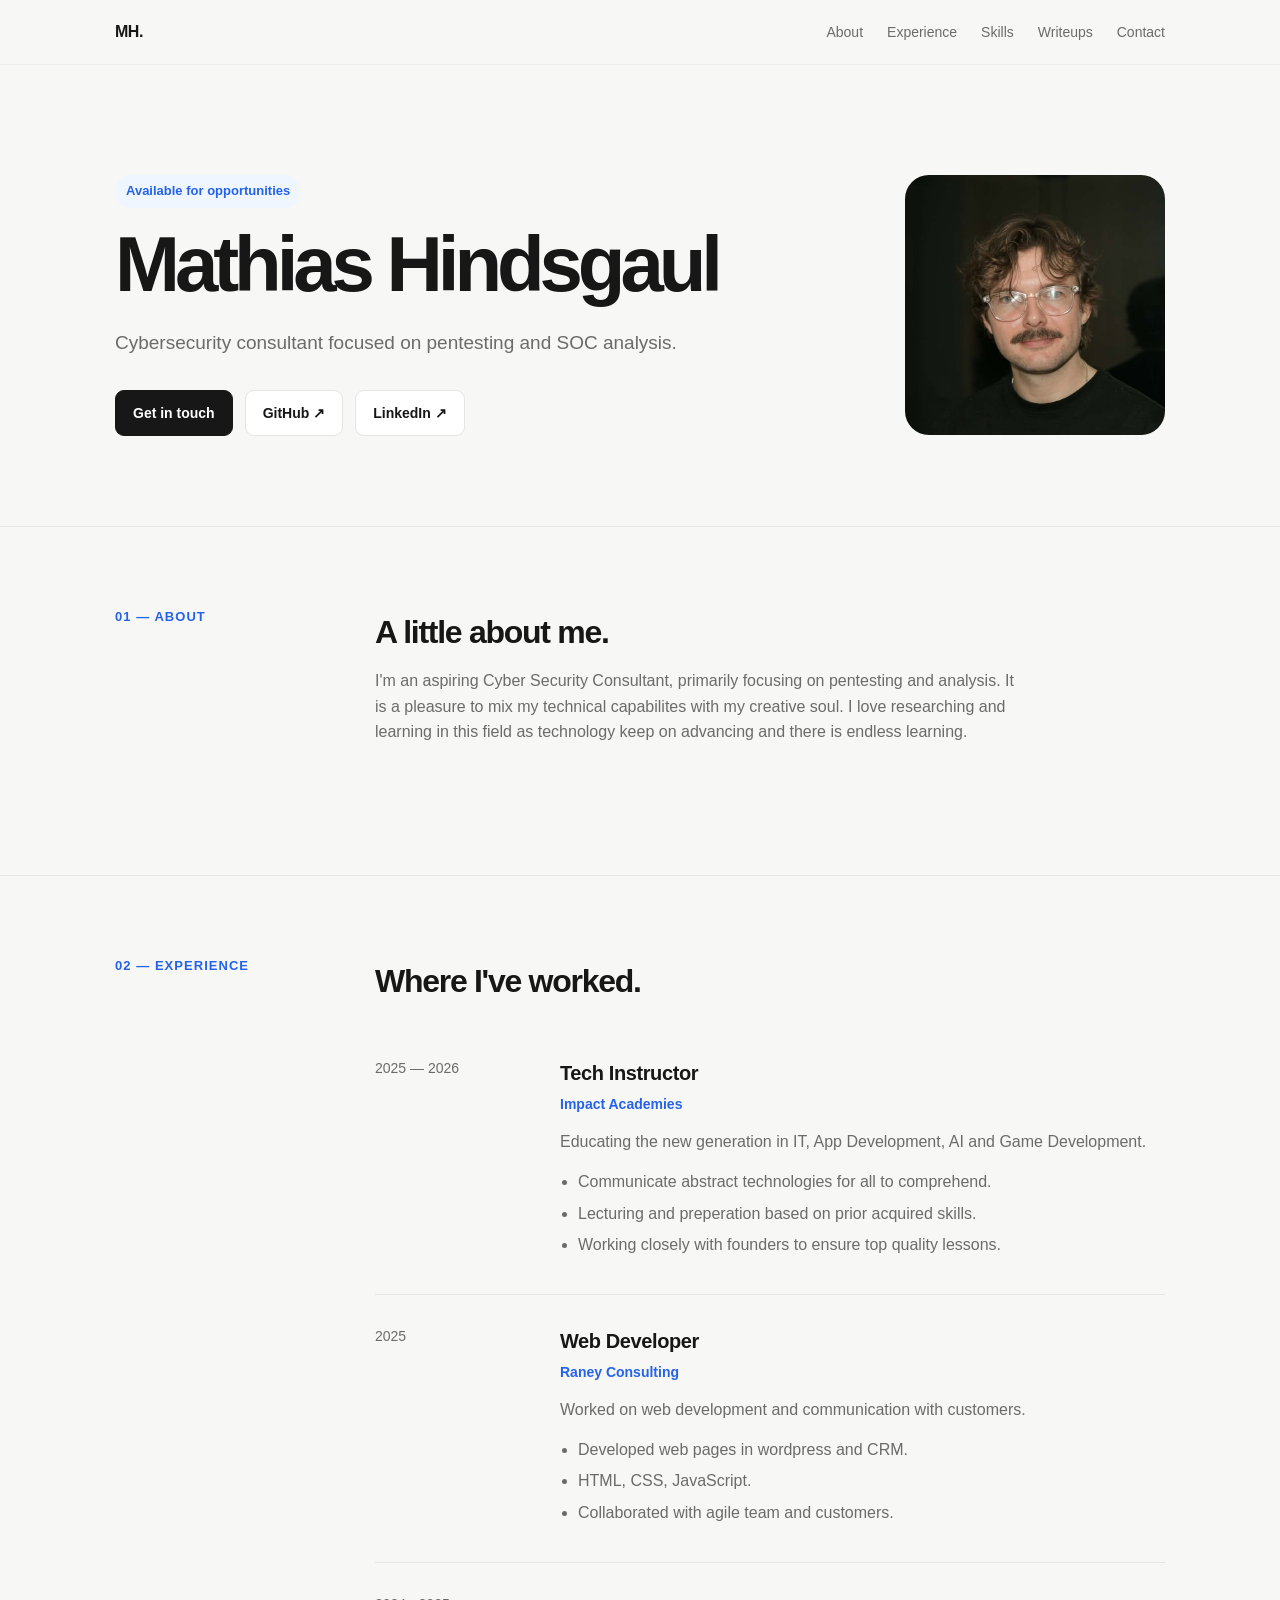
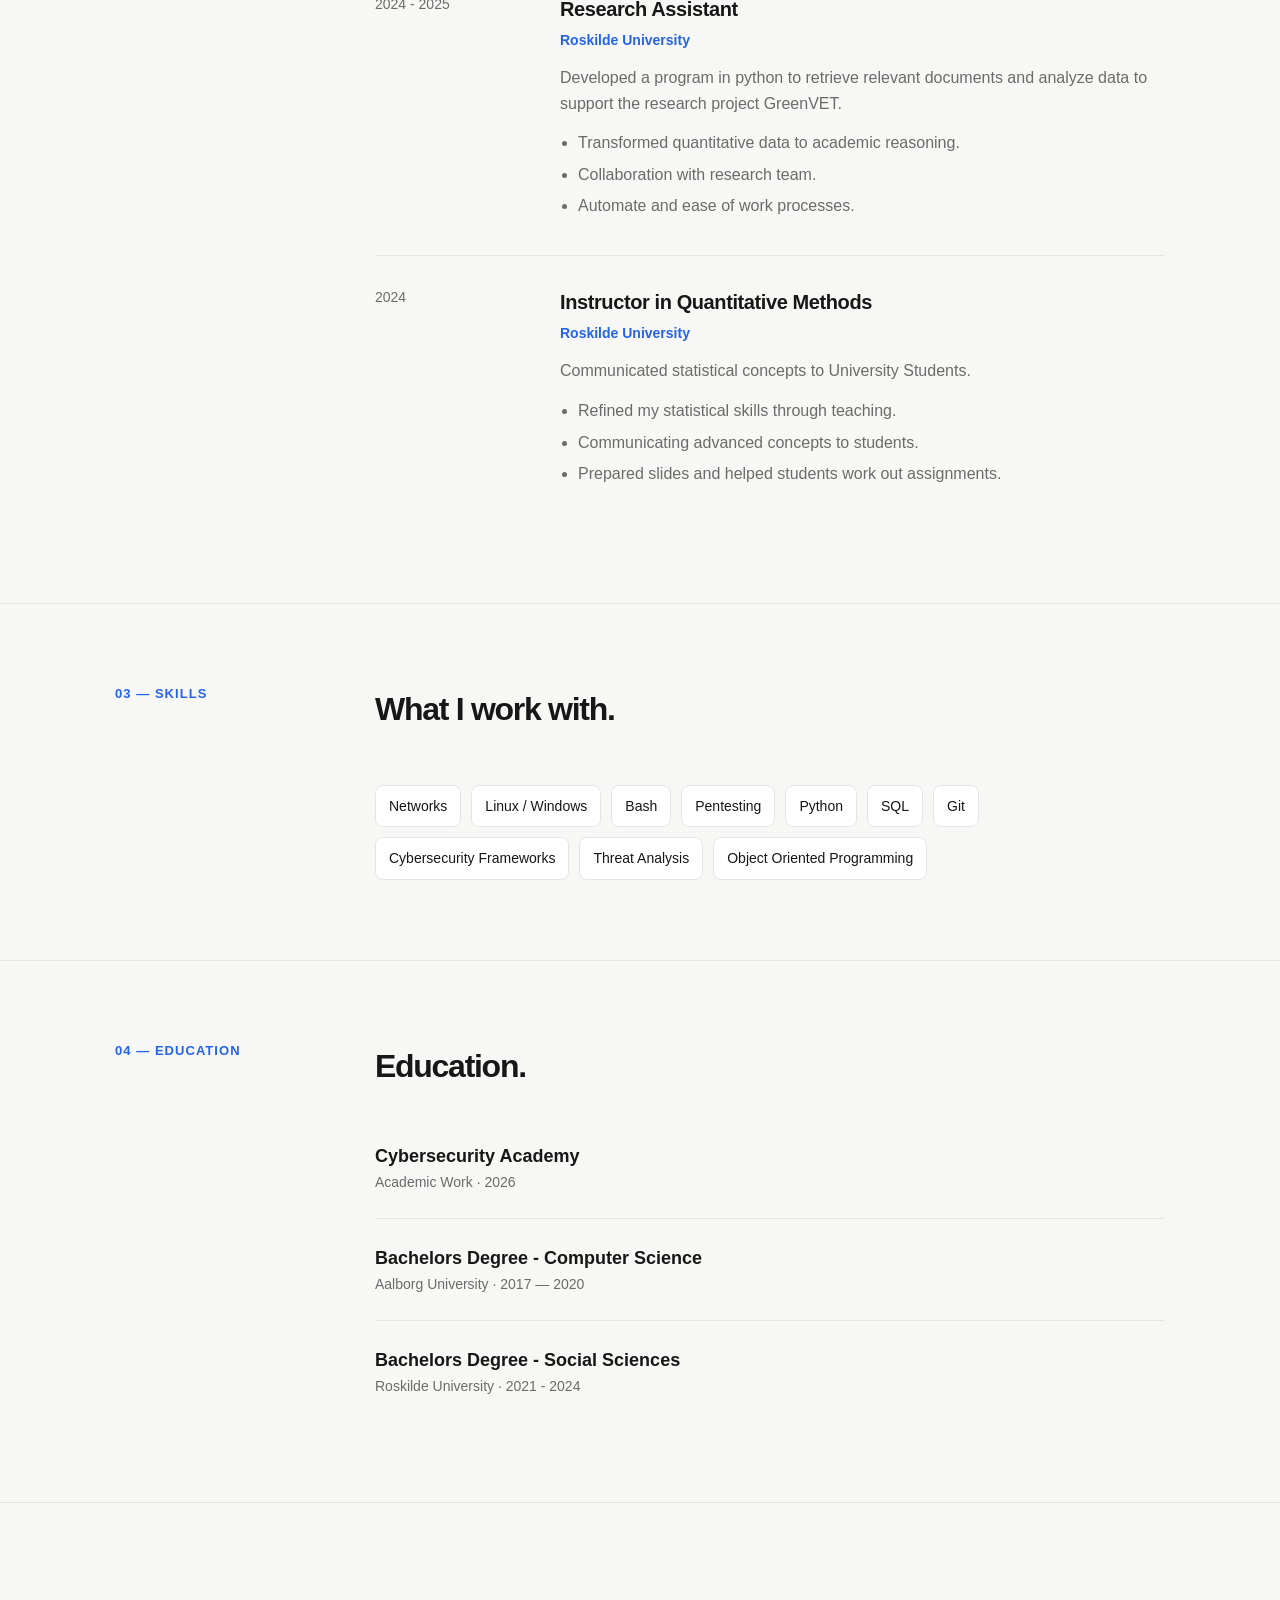
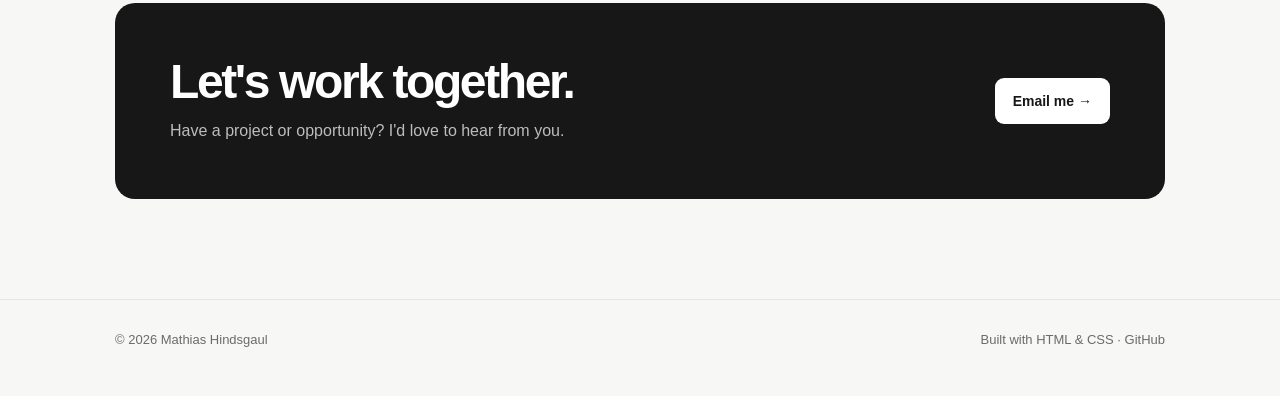
<file: index.html>
<!DOCTYPE html>
<html lang="en">
<head>
  <meta charset="UTF-8">
  <meta name="viewport" content="width=device-width, initial-scale=1.0">

  <title>Mathias Hindsgaul — CV</title>
  <meta name="description" content="Personal CV and portfolio of Mathias Hindsgaul">

  <style>
    :root {
      --bg: #f7f7f5;
      --card: #ffffff;
      --text: #171717;
      --muted: #6b6b6b;
      --border: #e5e5e5;
      --accent: #2563eb;
      --accent-light: #eff6ff;
      --max-width: 1050px;
    }

    * {
      box-sizing: border-box;
      margin: 0;
      padding: 0;
    }

    html {
      scroll-behavior: smooth;
    }

    body {
      font-family:
        Inter, -apple-system, BlinkMacSystemFont, "Segoe UI",
        Roboto, Helvetica, Arial, sans-serif;
      background: var(--bg);
      color: var(--text);
      line-height: 1.6;
    }

    a {
      color: inherit;
      text-decoration: none;
    }

    .container {
      width: min(100% - 40px, var(--max-width));
      margin: 0 auto;
    }

    /* Navigation */

    nav {
      position: sticky;
      top: 0;
      z-index: 10;
      background: rgba(247, 247, 245, 0.9);
      backdrop-filter: blur(12px);
      border-bottom: 1px solid rgba(229, 229, 229, 0.7);
    }

    .nav-inner {
      height: 64px;
      display: flex;
      align-items: center;
      justify-content: space-between;
    }

    .logo {
      font-weight: 700;
      letter-spacing: -0.03em;
    }

    .nav-links {
      display: flex;
      gap: 24px;
      list-style: none;
      font-size: 14px;
      color: var(--muted);
    }

    .nav-links a:hover {
      color: var(--text);
    }

    /* Hero */

    .hero {
      padding: 110px 0 90px;
    }

    .hero-grid {
      display: grid;
      grid-template-columns: 1fr 300px;
      gap: 70px;
      align-items: center;
    }

    .eyebrow {
      display: inline-block;
      margin-bottom: 18px;
      padding: 6px 11px;
      border-radius: 999px;
      background: var(--accent-light);
      color: var(--accent);
      font-size: 13px;
      font-weight: 600;
    }

    h1 {
      max-width: 750px;
      font-size: clamp(44px, 7vw, 78px);
      line-height: 0.98;
      letter-spacing: -0.065em;
      margin-bottom: 25px;
    }

    .hero-description {
      max-width: 650px;
      color: var(--muted);
      font-size: 19px;
      line-height: 1.7;
      margin-bottom: 30px;
    }

    .buttons {
      display: flex;
      flex-wrap: wrap;
      gap: 12px;
    }

    .button {
      display: inline-flex;
      align-items: center;
      justify-content: center;
      padding: 11px 17px;
      border-radius: 9px;
      border: 1px solid var(--border);
      background: var(--card);
      font-size: 14px;
      font-weight: 600;
      transition: 0.2s ease;
    }

    .button:hover {
      transform: translateY(-2px);
      border-color: #ccc;
    }

    .button.primary {
      background: var(--text);
      color: white;
      border-color: var(--text);
    }

    /* Profile */

    .profile {
      width: 260px;
      height: 260px;
      margin-left: auto;
      border-radius: 24px;
      background: #e8e8e5;
      display: flex;
      align-items: center;
      justify-content: center;
      overflow: hidden;
      font-size: 14px;
      color: var(--muted);
    }

    .profile img {
      width: 100%;
      height: 100%;
      object-fit: cover;
      transform: scale(1.5);
    }

    /* Sections */

    section {
      padding: 80px 0;
      border-top: 1px solid var(--border);
    }

    .section-heading {
      display: grid;
      grid-template-columns: 220px 1fr;
      gap: 40px;
      margin-bottom: 50px;
    }

    .section-number {
      color: var(--accent);
      font-size: 13px;
      font-weight: 700;
      letter-spacing: 0.08em;
      text-transform: uppercase;
    }

    .section-title {
      font-size: 32px;
      letter-spacing: -0.04em;
    }

    .section-intro {
      max-width: 650px;
      color: var(--muted);
      margin-top: 10px;
    }

    /* Experience */

    .timeline {
      margin-left: 260px;
    }

    .experience {
      display: grid;
      grid-template-columns: 150px 1fr;
      gap: 35px;
      padding: 30px 0;
      border-top: 1px solid var(--border);
    }

    .experience:first-child {
      border-top: 0;
      padding-top: 0;
    }

    .date {
      color: var(--muted);
      font-size: 14px;
    }

    .job-title {
      font-size: 20px;
      font-weight: 650;
      letter-spacing: -0.02em;
    }

    .company {
      color: var(--accent);
      font-size: 14px;
      margin: 4px 0 14px;
      font-weight: 600;
    }

    .experience p {
      color: var(--muted);
      max-width: 650px;
    }

    .experience ul {
      margin-top: 14px;
      padding-left: 18px;
      color: var(--muted);
    }

    .experience li {
      margin-bottom: 6px;
    }

    /* Projects */

    .projects {
      display: grid;
      grid-template-columns: repeat(2, 1fr);
      gap: 18px;
      margin-left: 260px;
    }

    .project {
      padding: 28px;
      background: var(--card);
      border: 1px solid var(--border);
      border-radius: 16px;
      transition: 0.2s ease;
    }

    .project:hover {
      transform: translateY(-3px);
      border-color: #ccc;
    }

    .project h3 {
      margin-bottom: 9px;
      font-size: 19px;
    }

    .project p {
      color: var(--muted);
      font-size: 14px;
      margin-bottom: 20px;
    }

    .project-link {
      color: var(--accent);
      font-size: 14px;
      font-weight: 600;
    }

    /* Skills */

    .skills {
      margin-left: 260px;
      display: flex;
      flex-wrap: wrap;
      gap: 10px;
    }

    .skill {
      padding: 9px 13px;
      border: 1px solid var(--border);
      background: var(--card);
      border-radius: 8px;
      font-size: 14px;
    }

    /* Education */

    .education {
      margin-left: 260px;
    }

    .education-item {
      padding: 25px 0;
      border-top: 1px solid var(--border);
    }

    .education-item:first-child {
      border-top: 0;
      padding-top: 0;
    }

    .education-item h3 {
      font-size: 18px;
    }

    .education-item p {
      color: var(--muted);
      font-size: 14px;
    }

    /* Contact */

    .contact {
      padding: 100px 0;
    }

    .contact-box {
      padding: 55px;
      background: var(--text);
      color: white;
      border-radius: 20px;
      display: flex;
      align-items: center;
      justify-content: space-between;
      gap: 30px;
    }

    .contact-box h2 {
      font-size: clamp(30px, 5vw, 48px);
      line-height: 1;
      letter-spacing: -0.05em;
      margin-bottom: 12px;
    }

    .contact-box p {
      color: #bdbdbd;
    }

    .contact-button {
      white-space: nowrap;
      background: white;
      color: var(--text);
      padding: 12px 18px;
      border-radius: 9px;
      font-size: 14px;
      font-weight: 600;
    }

    /* Footer */

    footer {
      padding: 30px 0 45px;
      color: var(--muted);
      font-size: 13px;
      border-top: 1px solid var(--border);
    }

    .footer-inner {
      display: flex;
      justify-content: space-between;
      gap: 20px;
    }

    /* Mobile */

    @media (max-width: 800px) {
      .container {
        width: min(100% - 30px, var(--max-width));
      }

      .nav-links {
        display: none;
      }

      .hero {
        padding: 70px 0;
      }

      .hero-grid {
        grid-template-columns: 1fr;
        gap: 40px;
      }

      .profile {
        width: 180px;
        height: 180px;
        margin-left: 0;
      }

      section {
        padding: 60px 0;
      }

      .section-heading {
        display: block;
        margin-bottom: 35px;
      }

      .section-title {
        margin-top: 8px;
      }

      .timeline,
      .projects,
      .skills,
      .education {
        margin-left: 0;
      }

      .experience {
        grid-template-columns: 1fr;
        gap: 8px;
      }

      .projects {
        grid-template-columns: 1fr;
      }

      .contact {
        padding: 60px 0;
      }

      .contact-box {
        padding: 35px 25px;
        flex-direction: column;
        align-items: flex-start;
      }

      .footer-inner {
        flex-direction: column;
    }
    
  </style>
</head>

<body>

  <!-- Navigation -->
  <nav>
    <div class="container nav-inner">
      <a href="#" class="logo">MH.</a>
	<ul class="nav-links">
	    <li><a href="#about">About</a></li>
	    <li><a href="#experience">Experience</a></li>
	    <li><a href="#skills">Skills</a></li>
	    <li><a href="writeups/">Writeups</a></li>
	    <li><a href="#contact">Contact</a></li>
	</ul>
    </div>
  </nav>


  <main>

    <!-- Hero -->
    <header class="hero">
      <div class="container hero-grid">

        <div>
          <span class="eyebrow">Available for opportunities</span>

          <h1>Mathias Hindsgaul</h1>

          <p class="hero-description">
	    Cybersecurity consultant focused on pentesting and SOC analysis.
          </p>

          <div class="buttons">
            <a href="#contact" class="button primary">Get in touch</a>
            <a href="https://github.com/hindsgaul" class="button">GitHub ↗</a>
            <a href="https://linkedin.com/mathias-hindsgaul" class="button">LinkedIn ↗</a>
          </div>
        </div>

        <div class="profile">
          <img src="/images/profile.jpg" alt="This is me">
        </div>

      </div>
    </header>


    <!-- About -->
    <section id="about">
      <div class="container">

        <div class="section-heading">
          <div class="section-number">01 — About</div>

          <div>
            <h2 class="section-title">A little about me.</h2>

            <p class="section-intro">
	      I&#39m an aspiring Cyber Security Consultant, primarily focusing
	      on pentesting and analysis. It is a pleasure to mix my technical capabilites
	      with my creative soul. I love researching and learning in this field as technology keep on advancing
	      and there is endless learning.
            </p>
          </div>
        </div>

      </div>
    </section>


    <!-- Experience -->
    <section id="experience">
      <div class="container">

        <div class="section-heading">
          <div class="section-number">02 — Experience</div>

          <div>
            <h2 class="section-title">Where I&#39ve worked.</h2>
          </div>
        </div>

        <div class="timeline">

          <article class="experience">
            <div class="date">2025 — 2026</div>

            <div>
              <h3 class="job-title">Tech Instructor</h3>
              <div class="company">Impact Academies</div>

              <p>
		Educating the new generation in IT, App Development, AI and Game Development.
              </p>

              <ul>
                <li>Communicate abstract technologies for all to comprehend.</li>
                <li>Lecturing and preperation based on prior acquired skills.</li>
                <li>Working closely with founders to ensure top quality lessons.</li>
              </ul>
            </div>
          </article>


          <article class="experience">
            <div class="date">2025</div>

            <div>
              <h3 class="job-title">Web Developer</h3>
              <div class="company">Raney Consulting</div>

              <p>
		Worked on web development and communication with customers.
              </p>

              <ul>
                <li>Developed web pages in wordpress and CRM.</li>
                <li>HTML, CSS, JavaScript.</li>
                <li>Collaborated with agile team and customers.</li>
              </ul>
            </div>
          </article>

          <article class="experience">
            <div class="date">2024 - 2025</div>

            <div>
              <h3 class="job-title">Research Assistant</h3>
              <div class="company">Roskilde University</div>

              <p>
		Developed a program in python to retrieve relevant documents and analyze data to support the research project GreenVET.
              </p>

              <ul>
                <li>Transformed quantitative data to academic reasoning.</li>
                <li>Collaboration with research team.</li>
                <li>Automate and ease of work processes.</li>
              </ul>
            </div>
          </article>

          <article class="experience">
            <div class="date">2024</div>

            <div>
              <h3 class="job-title">Instructor in Quantitative Methods</h3>
              <div class="company">Roskilde University</div>

              <p>
		Communicated statistical concepts to University Students.
              </p>

              <ul>
                <li>Refined my statistical skills through teaching.</li>
                <li>Communicating advanced concepts to students.</li>
                <li>Prepared slides and helped students work out assignments.</li>
              </ul>
            </div>
          </article>

        </div>
        </div>
      </div>
    </section>

    <!-- Projects -->
<!--
    <section id="projects">
      <div class="container">

        <div class="section-heading">
          <div class="section-number">03 — Projects</div>

          <div>
            <h2 class="section-title">Things I've built.</h2>
          </div>
        </div>

        <div class="projects">

          <article class="project">
            <h3>Project One</h3>

            <p>
              A short description of the project, what it does and why
              you built it.
            </p>

            <a href="#" class="project-link">View project ↗</a>
          </article>


          <article class="project">
            <h3>Project Two</h3>

            <p>
              Another project description. Mention an interesting technical
              challenge or the result you achieved.
            </p>

            <a href="#" class="project-link">View project ↗</a>
          </article>


          <article class="project">
            <h3>Project Three</h3>

            <p>
              A personal project, open-source contribution or something
              interesting you've created.
            </p>

            <a href="#" class="project-link">View project ↗</a>
          </article>


          <article class="project">
            <h3>Project Four</h3>

            <p>
              Keep these descriptions short. Link to GitHub, a live demo,
              or a case study.
            </p>

            <a href="#" class="project-link">View project ↗</a>
          </article>

        </div>

      </div>
    </section>
    -->


    <!-- Skills -->
    <section id="skills">
      <div class="container">

        <div class="section-heading">
          <div class="section-number">03 — Skills</div>

          <div>
            <h2 class="section-title">What I work with.</h2>
          </div>
        </div>

        <div class="skills">
          <span class="skill">Networks</span>
          <span class="skill">Linux / Windows</span>
          <span class="skill">Bash</span>
          <span class="skill">Pentesting</span>
          <span class="skill">Python</span>
          <span class="skill">SQL</span>
          <span class="skill">Git</span>
          <span class="skill">Cybersecurity Frameworks</span>
          <span class="skill">Threat Analysis</span>
          <span class="skill">Object Oriented Programming</span>
        </div>

      </div>
    </section>


    <!-- Education -->
    <section>
      <div class="container">

        <div class="section-heading">
          <div class="section-number">04 — Education</div>

          <div>
            <h2 class="section-title">Education.</h2>
          </div>
        </div>

        <div class="education">

          <div class="education-item">
            <h3>Cybersecurity Academy</h3>
            <p>Academic Work · 2026</p>
          </div>

          <div class="education-item">
            <h3>Bachelors Degree - Computer Science</h3>
            <p>Aalborg University · 2017 — 2020</p>
          </div>

          <div class="education-item">
            <h3>Bachelors Degree - Social Sciences</h3>
            <p>Roskilde University · 2021 - 2024</p>
          </div>

        </div>

      </div>
    </section>


    <!-- Contact -->
    <section id="contact" class="contact">
      <div class="container">

        <div class="contact-box">

          <div>
            <h2>Let's work together.</h2>
            <p>Have a project or opportunity? I'd love to hear from you.</p>
          </div>

          <a
            href="mailto:mathias.mathiashindsgaul.com"
            class="contact-button"
          >
            Email me →
          </a>

        </div>

      </div>
    </section>

  </main>


  <footer>
    <div class="container footer-inner">
      <span>© 2026 Mathias Hindsgaul</span>

      <span>
        Built with HTML & CSS ·
        <a href="https://github.com/">GitHub</a>
      </span>
    </div>
  </footer>

</body>
</html>
</file>
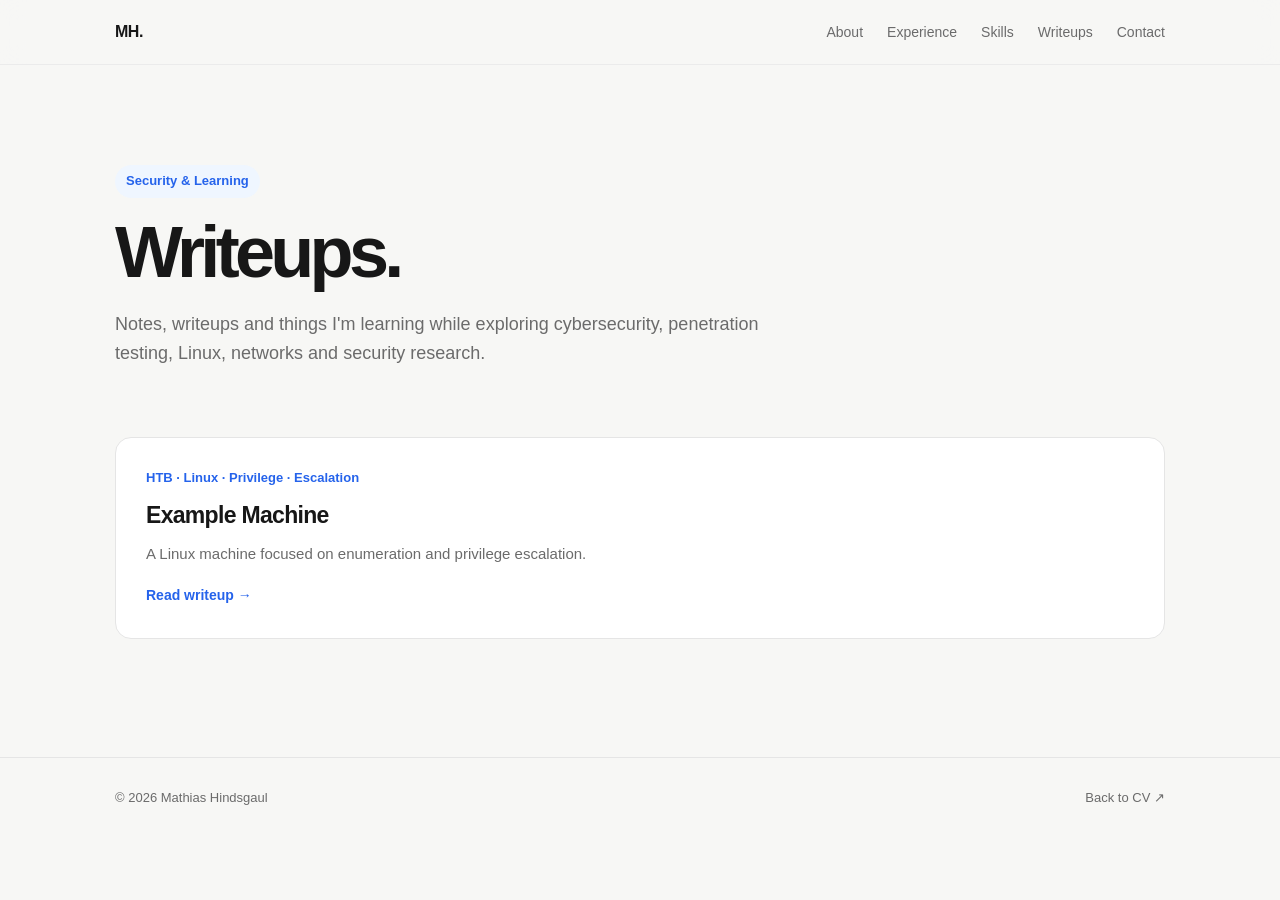
<file: writeups/index.html>
<!DOCTYPE html>
<html lang="en">
<head>
  <meta charset="UTF-8">
  <meta name="viewport" content="width=device-width, initial-scale=1.0">

  <title>Writeups — Mathias Hindsgaul</title>
  <meta
    name="description"
    content="Security writeups, notes and things I've learned."
  >

  <style>
    :root {
      --bg: #f7f7f5;
      --card: #ffffff;
      --text: #171717;
      --muted: #6b6b6b;
      --border: #e5e5e5;
      --accent: #2563eb;
      --accent-light: #eff6ff;
      --max-width: 1050px;
    }

    * {
      box-sizing: border-box;
      margin: 0;
      padding: 0;
    }

    body {
      font-family:
        Inter, -apple-system, BlinkMacSystemFont, "Segoe UI",
        Roboto, Helvetica, Arial, sans-serif;
      background: var(--bg);
      color: var(--text);
      line-height: 1.6;
    }

    a {
      color: inherit;
      text-decoration: none;
    }

    .container {
      width: min(100% - 40px, var(--max-width));
      margin: 0 auto;
    }

    /* Navigation */

    nav {
      position: sticky;
      top: 0;
      z-index: 10;
      background: rgba(247, 247, 245, 0.9);
      backdrop-filter: blur(12px);
      border-bottom: 1px solid rgba(229, 229, 229, 0.7);
    }

    .nav-inner {
      height: 64px;
      display: flex;
      align-items: center;
      justify-content: space-between;
    }

    .logo {
      font-weight: 700;
      letter-spacing: -0.03em;
    }

    .nav-links {
      display: flex;
      gap: 24px;
      list-style: none;
      font-size: 14px;
      color: var(--muted);
    }

    .nav-links a:hover {
      color: var(--text);
    }

    /* Header */

    .page-header {
      padding: 100px 0 70px;
    }

    .eyebrow {
      display: inline-block;
      margin-bottom: 18px;
      padding: 6px 11px;
      border-radius: 999px;
      background: var(--accent-light);
      color: var(--accent);
      font-size: 13px;
      font-weight: 600;
    }

    h1 {
      font-size: clamp(44px, 7vw, 72px);
      line-height: 1;
      letter-spacing: -0.065em;
      margin-bottom: 22px;
    }

    .intro {
      max-width: 650px;
      color: var(--muted);
      font-size: 18px;
    }

    /* Writeups */

    .writeups {
      padding-bottom: 100px;
    }

    .writeup {
      display: block;
      padding: 30px;
      margin-bottom: 18px;
      background: var(--card);
      border: 1px solid var(--border);
      border-radius: 16px;
      transition: 0.2s ease;
    }

    .writeup:hover {
      transform: translateY(-3px);
      border-color: #ccc;
    }

    .writeup-meta {
      color: var(--accent);
      font-size: 13px;
      font-weight: 600;
      margin-bottom: 8px;
    }

    .writeup h2 {
      font-size: 23px;
      letter-spacing: -0.03em;
      margin-bottom: 8px;
    }

    .writeup p {
      max-width: 700px;
      color: var(--muted);
      font-size: 15px;
    }

    .read-more {
      display: inline-block;
      margin-top: 18px;
      color: var(--accent);
      font-size: 14px;
      font-weight: 600;
    }

    /* Footer */

    footer {
      padding: 30px 0 45px;
      color: var(--muted);
      font-size: 13px;
      border-top: 1px solid var(--border);
    }

    .footer-inner {
      display: flex;
      justify-content: space-between;
      gap: 20px;
    }

    /* Mobile */

    @media (max-width: 800px) {
      .container {
        width: min(100% - 30px, var(--max-width));
      }

      .nav-links {
        display: none;
      }

      .page-header {
        padding: 70px 0 50px;
      }

      .writeup {
        padding: 25px;
      }

      .footer-inner {
        flex-direction: column;
      }
    }
  </style>
</head>

<body>

  <nav>
    <div class="container nav-inner">
      <a href="../" class="logo">MH.</a>

      <ul class="nav-links">
        <li><a href="../#about">About</a></li>
        <li><a href="../#experience">Experience</a></li>
        <li><a href="../#skills">Skills</a></li>
        <li><a href="./">Writeups</a></li>
        <li><a href="../#contact">Contact</a></li>
      </ul>
    </div>
  </nav>

  <main>

    <header class="page-header">
      <div class="container">

        <span class="eyebrow">Security & Learning</span>

        <h1>Writeups.</h1>

        <p class="intro">
          Notes, writeups and things I'm learning while exploring
          cybersecurity, penetration testing, Linux, networks and
          security research.
        </p>

      </div>
    </header>


    <section class="writeups">
      <div class="container">

<!-- WRITEUPS-START -->
<a href="reflections.html" class="writeup">

  <div class="writeup-meta">
    HTB · Linux · Privilege · Escalation
  </div>

  <h2>Example Machine</h2>

  <p>
    A Linux machine focused on enumeration and privilege escalation.
  </p>

  <span class="read-more">
    Read writeup →
  </span>

</a>
<!-- WRITEUPS-END -->

      </div>
    </section>

  </main>

  <footer>
    <div class="container footer-inner">
      <span>© 2026 Mathias Hindsgaul</span>

      <span>
        <a href="../">Back to CV ↗</a>
      </span>
    </div>
  </footer>

</body>
</html>
</file>
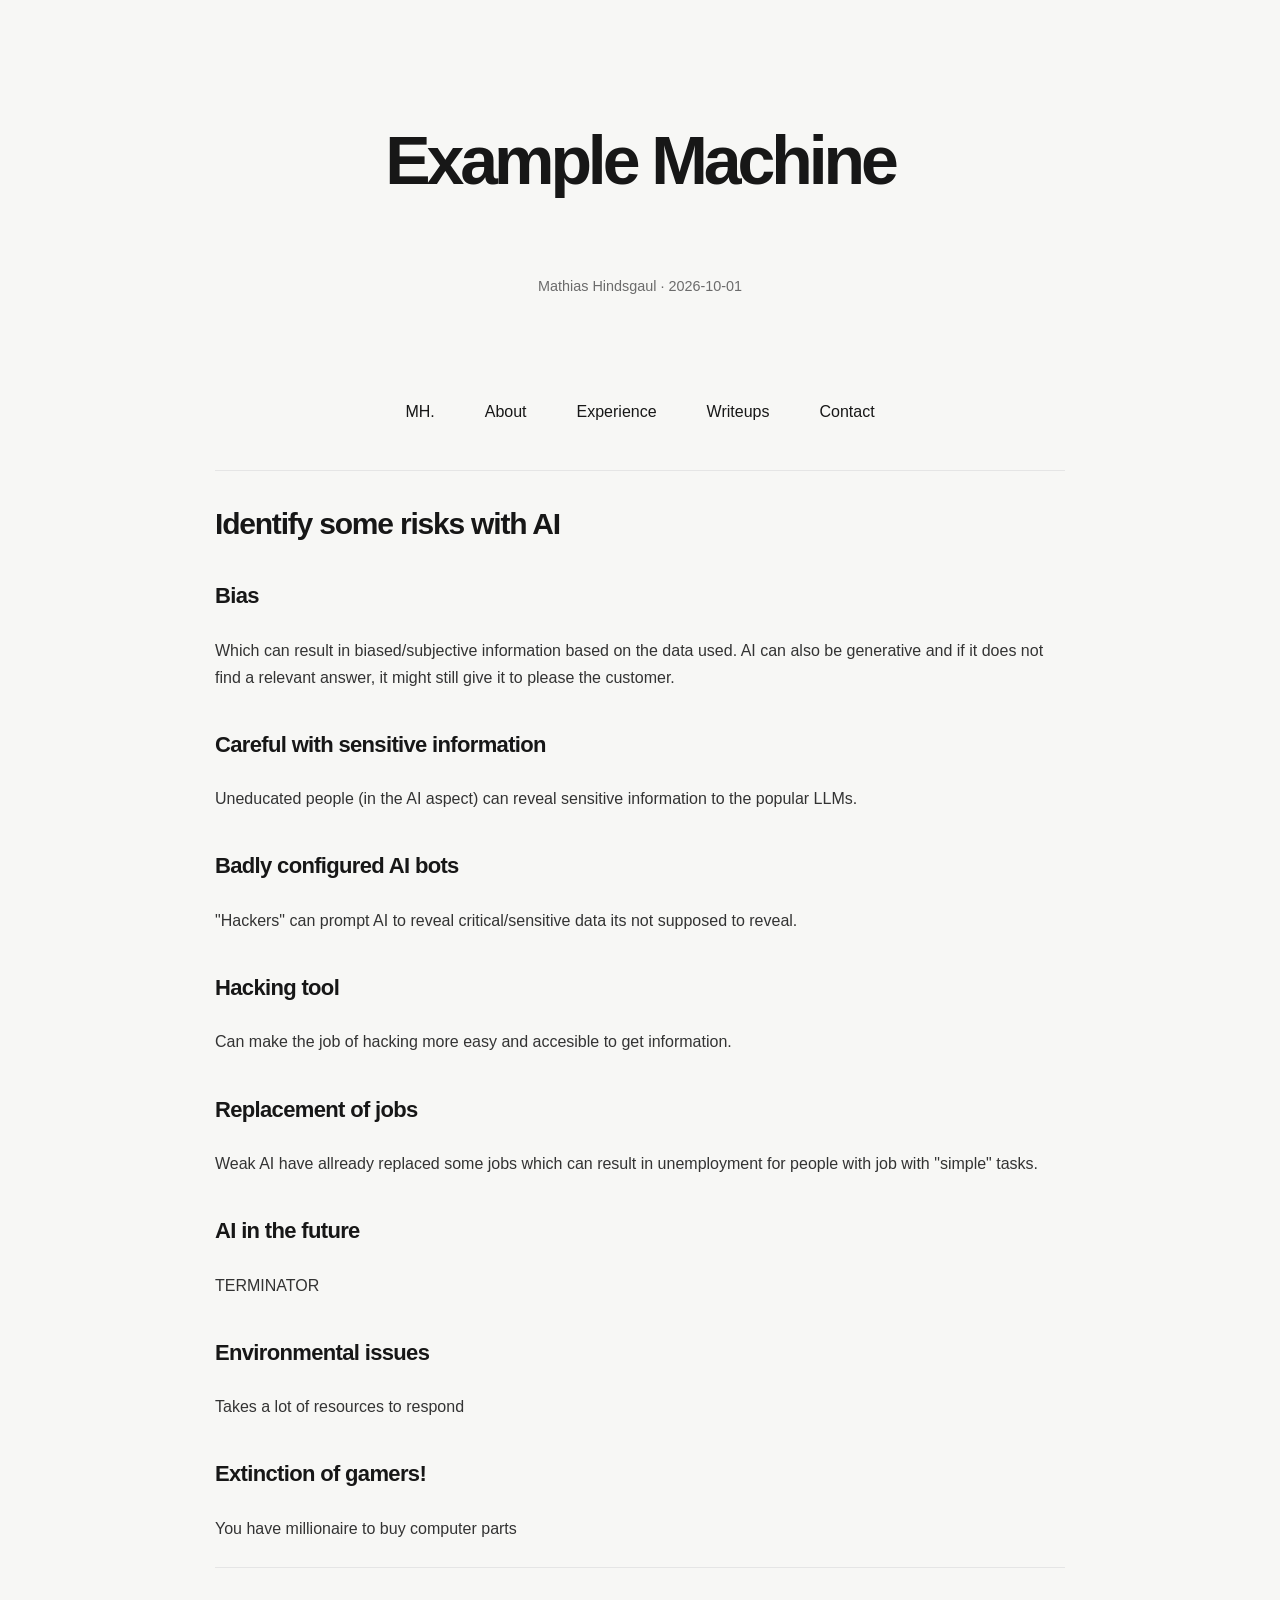
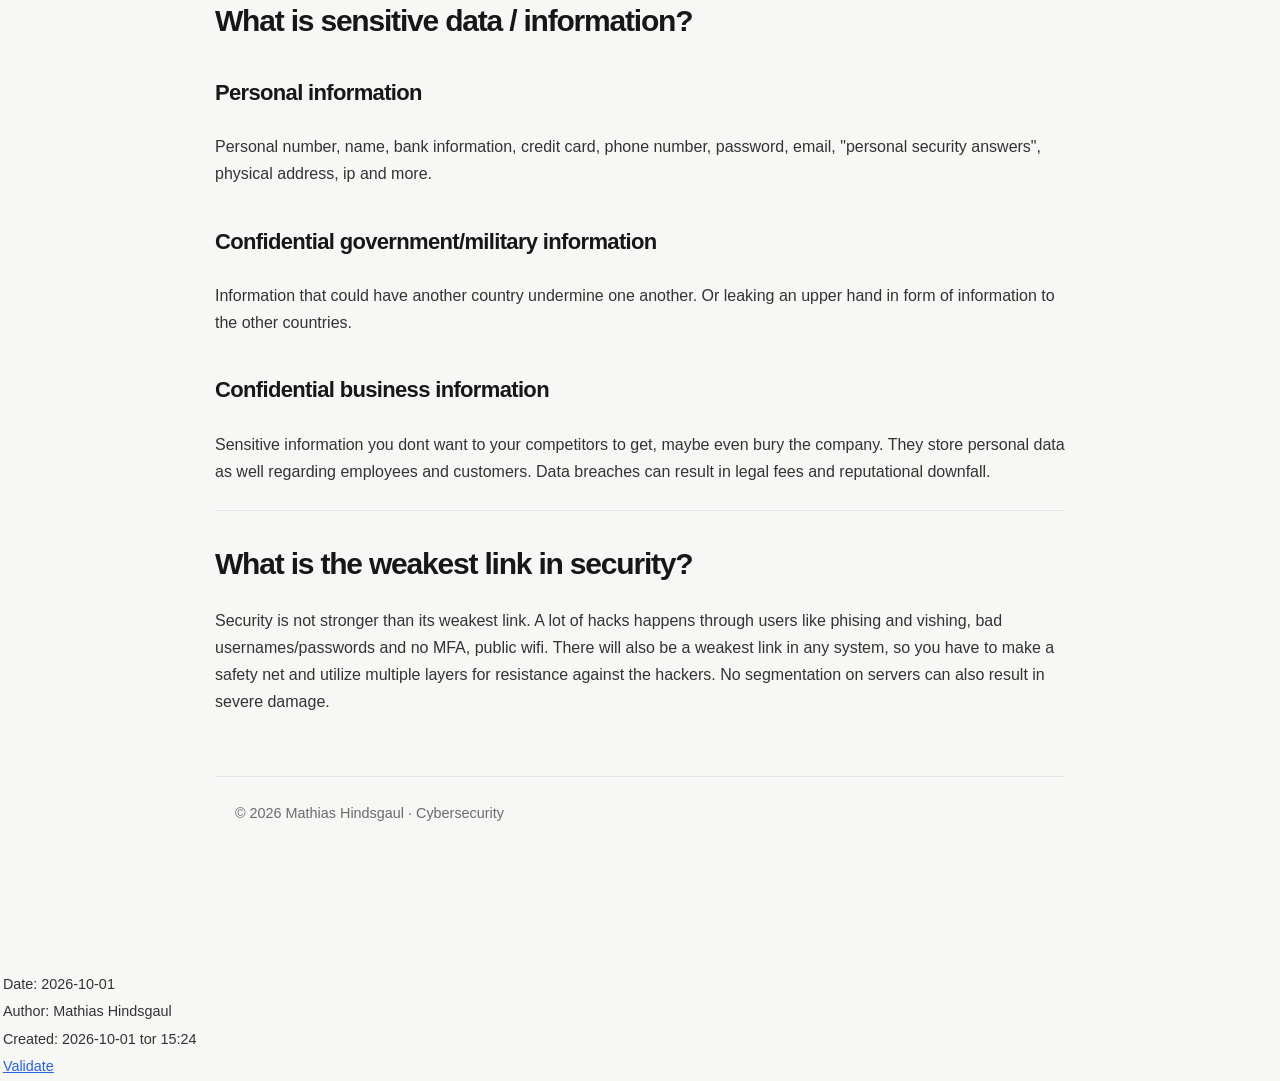
<file: writeups/reflections.html>
<?xml version="1.0" encoding="utf-8"?>
<!DOCTYPE html PUBLIC "-//W3C//DTD XHTML 1.0 Strict//EN"
"http://www.w3.org/TR/xhtml1/DTD/xhtml1-strict.dtd">
<html xmlns="http://www.w3.org/1999/xhtml" lang="en" xml:lang="en">
<head>
<!-- 2026-10-01 tor 15:24 -->
<meta http-equiv="Content-Type" content="text/html;charset=utf-8" />
<meta name="viewport" content="width=device-width, initial-scale=1" />
<title>Example Machine</title>
<meta name="author" content="Mathias Hindsgaul" />
<meta name="description" content="A Linux machine focused on enumeration and privilege escalation." />
<meta name="generator" content="Org Mode" />
<style type="text/css">
  #content { max-width: 60em; margin: auto; }
  .title  { text-align: center;
             margin-bottom: .2em; }
  .subtitle { text-align: center;
              font-size: medium;
              font-weight: bold;
              margin-top:0; }
  .todo   { font-family: monospace; color: red; }
  .done   { font-family: monospace; color: green; }
  .priority { font-family: monospace; color: orange; }
  .tag    { background-color: #eee; font-family: monospace;
            padding: 2px; font-size: 80%; font-weight: normal; }
  .timestamp { color: #bebebe; }
  .timestamp-kwd { color: #5f9ea0; }
  .org-right  { margin-left: auto; margin-right: 0px;  text-align: right; }
  .org-left   { margin-left: 0px;  margin-right: auto; text-align: left; }
  .org-center { margin-left: auto; margin-right: auto; text-align: center; }
  .underline { text-decoration: underline; }
  #postamble p, #preamble p { font-size: 90%; margin: .2em; }
  p.verse { margin-left: 3%; }
  pre {
    border: 1px solid #e6e6e6;
    border-radius: 3px;
    background-color: #f2f2f2;
    padding: 8pt;
    font-family: monospace;
    overflow: auto;
    margin: 1.2em;
  }
  pre.src {
    position: relative;
    overflow: auto;
  }
  pre.src:before {
    display: none;
    position: absolute;
    top: -8px;
    right: 12px;
    padding: 3px;
    color: #555;
    background-color: #f2f2f299;
  }
  pre.src:hover:before { display: inline; margin-top: 14px;}
  /* Languages per Org manual */
  pre.src-asymptote:before { content: 'Asymptote'; }
  pre.src-awk:before { content: 'Awk'; }
  pre.src-authinfo::before { content: 'Authinfo'; }
  pre.src-c:before { content: 'C'; }
  pre.src-C:before { content: 'C'; }
  /* pre.src-C++ doesn't work in CSS */
  pre.src-clojure:before { content: 'Clojure'; }
  pre.src-css:before { content: 'CSS'; }
  pre.src-D:before { content: 'D'; }
  pre.src-ditaa:before { content: 'ditaa'; }
  pre.src-dot:before { content: 'Graphviz'; }
  pre.src-calc:before { content: 'Emacs Calc'; }
  pre.src-emacs-lisp:before { content: 'Emacs Lisp'; }
  pre.src-fortran:before { content: 'Fortran'; }
  pre.src-gnuplot:before { content: 'gnuplot'; }
  pre.src-haskell:before { content: 'Haskell'; }
  pre.src-hledger:before { content: 'hledger'; }
  pre.src-java:before { content: 'Java'; }
  pre.src-js:before { content: 'JavaScript'; }
  pre.src-latex:before { content: 'LaTeX'; }
  pre.src-ledger:before { content: 'Ledger'; }
  pre.src-lisp:before { content: 'Lisp'; }
  pre.src-lilypond:before { content: 'Lilypond'; }
  pre.src-lua:before { content: 'Lua'; }
  pre.src-matlab:before { content: 'MATLAB'; }
  pre.src-mscgen:before { content: 'Mscgen'; }
  pre.src-ocaml:before { content: 'Objective Caml'; }
  pre.src-octave:before { content: 'Octave'; }
  pre.src-org:before { content: 'Org mode'; }
  pre.src-oz:before { content: 'OZ'; }
  pre.src-plantuml:before { content: 'Plantuml'; }
  pre.src-processing:before { content: 'Processing.js'; }
  pre.src-python:before { content: 'Python'; }
  pre.src-R:before { content: 'R'; }
  pre.src-ruby:before { content: 'Ruby'; }
  pre.src-sass:before { content: 'Sass'; }
  pre.src-scheme:before { content: 'Scheme'; }
  pre.src-screen:before { content: 'Gnu Screen'; }
  pre.src-sed:before { content: 'Sed'; }
  pre.src-sh:before { content: 'shell'; }
  pre.src-sql:before { content: 'SQL'; }
  pre.src-sqlite:before { content: 'SQLite'; }
  /* additional languages in org.el's org-babel-load-languages alist */
  pre.src-forth:before { content: 'Forth'; }
  pre.src-io:before { content: 'IO'; }
  pre.src-J:before { content: 'J'; }
  pre.src-makefile:before { content: 'Makefile'; }
  pre.src-maxima:before { content: 'Maxima'; }
  pre.src-perl:before { content: 'Perl'; }
  pre.src-picolisp:before { content: 'Pico Lisp'; }
  pre.src-scala:before { content: 'Scala'; }
  pre.src-shell:before { content: 'Shell Script'; }
  pre.src-ebnf2ps:before { content: 'ebfn2ps'; }
  /* additional language identifiers per "defun org-babel-execute"
       in ob-*.el */
  pre.src-cpp:before  { content: 'C++'; }
  pre.src-abc:before  { content: 'ABC'; }
  pre.src-coq:before  { content: 'Coq'; }
  pre.src-groovy:before  { content: 'Groovy'; }
  /* additional language identifiers from org-babel-shell-names in
     ob-shell.el: ob-shell is the only babel language using a lambda to put
     the execution function name together. */
  pre.src-bash:before  { content: 'bash'; }
  pre.src-csh:before  { content: 'csh'; }
  pre.src-ash:before  { content: 'ash'; }
  pre.src-dash:before  { content: 'dash'; }
  pre.src-ksh:before  { content: 'ksh'; }
  pre.src-mksh:before  { content: 'mksh'; }
  pre.src-posh:before  { content: 'posh'; }
  /* Additional Emacs modes also supported by the LaTeX listings package */
  pre.src-ada:before { content: 'Ada'; }
  pre.src-asm:before { content: 'Assembler'; }
  pre.src-caml:before { content: 'Caml'; }
  pre.src-delphi:before { content: 'Delphi'; }
  pre.src-html:before { content: 'HTML'; }
  pre.src-idl:before { content: 'IDL'; }
  pre.src-mercury:before { content: 'Mercury'; }
  pre.src-metapost:before { content: 'MetaPost'; }
  pre.src-modula-2:before { content: 'Modula-2'; }
  pre.src-pascal:before { content: 'Pascal'; }
  pre.src-ps:before { content: 'PostScript'; }
  pre.src-prolog:before { content: 'Prolog'; }
  pre.src-simula:before { content: 'Simula'; }
  pre.src-tcl:before { content: 'tcl'; }
  pre.src-tex:before { content: 'TeX'; }
  pre.src-plain-tex:before { content: 'Plain TeX'; }
  pre.src-verilog:before { content: 'Verilog'; }
  pre.src-vhdl:before { content: 'VHDL'; }
  pre.src-xml:before { content: 'XML'; }
  pre.src-nxml:before { content: 'XML'; }
  /* add a generic configuration mode; LaTeX export needs an additional
     (add-to-list 'org-latex-listings-langs '(conf " ")) in .emacs */
  pre.src-conf:before { content: 'Configuration File'; }

  table { border-collapse:collapse; }
  caption.t-above { caption-side: top; }
  caption.t-bottom { caption-side: bottom; }
  td, th { vertical-align:top;  }
  th.org-right  { text-align: center;  }
  th.org-left   { text-align: center;   }
  th.org-center { text-align: center; }
  td.org-right  { text-align: right;  }
  td.org-left   { text-align: left;   }
  td.org-center { text-align: center; }
  dt { font-weight: bold; }
  .footpara { display: inline; }
  .footdef  { margin-bottom: 1em; }
  .figure { padding: 1em; }
  .figure p { text-align: center; }
  .equation-container {
    display: table;
    text-align: center;
    width: 100%;
  }
  .equation {
    vertical-align: middle;
  }
  .equation-label {
    display: table-cell;
    text-align: right;
    vertical-align: middle;
  }
  .inlinetask {
    padding: 10px;
    border: 2px solid gray;
    margin: 10px;
    background: #ffffcc;
  }
  #org-div-home-and-up
   { text-align: right; font-size: 70%; white-space: nowrap; }
  textarea { overflow-x: auto; }
  .linenr { font-size: smaller }
  .code-highlighted { background-color: #ffff00; }
  .org-info-js_info-navigation { border-style: none; }
  #org-info-js_console-label
    { font-size: 10px; font-weight: bold; white-space: nowrap; }
  .org-info-js_search-highlight
    { background-color: #ffff00; color: #000000; font-weight: bold; }
  .org-svg { }
</style>
<link rel="stylesheet" type="text/css" href="style.css">
</head>
<body>
<div id="content" class="content">
<h1 class="title">Example Machine</h1>
<div class="org-meta org-center" style="margin-top: 80px; margin-bottom:80px;">
  Mathias Hindsgaul · 2026-10-01
</div>
<nav class="site-nav" style="display: flex; justify-content: center; padding: 20px 20px;">
  <a href="../" style="margin: 0px 25px 0px 25px;">MH.</a>
  <a href="../#about" style="margin: 0px 25px 0px 25px;">About</a>
  <a href="../#experience" style="margin: 0px 25px 0px 25px;">Experience</a>
  <a href="./" style="margin: 0px 25px 0px 25px;">Writeups</a>
  <a href="../#contact" style="margin: 0px 25px 0px 25px;">Contact</a>
</nav>
<div id="outline-container-orge2c3f4a" class="outline-2">
<h2 id="orge2c3f4a">Identify some risks with AI</h2>
<div class="outline-text-2" id="text-orge2c3f4a">
</div>
<div id="outline-container-org51225c8" class="outline-3">
<h3 id="org51225c8">Bias</h3>
<div class="outline-text-3" id="text-org51225c8">
<p>
Which can result in biased/subjective information based on the data used.
AI can also be generative and if it does not find a relevant answer, it might still give it to please the customer.
</p>
</div>
</div>
<div id="outline-container-org364a624" class="outline-3">
<h3 id="org364a624">Careful with sensitive information</h3>
<div class="outline-text-3" id="text-org364a624">
<p>
Uneducated people (in the AI aspect) can reveal sensitive information to the popular LLMs.
</p>
</div>
</div>
<div id="outline-container-org868bb89" class="outline-3">
<h3 id="org868bb89">Badly configured AI bots</h3>
<div class="outline-text-3" id="text-org868bb89">
<p>
"Hackers" can prompt AI to reveal critical/sensitive data its not supposed to reveal.
</p>
</div>
</div>
<div id="outline-container-org98cd0b5" class="outline-3">
<h3 id="org98cd0b5">Hacking tool</h3>
<div class="outline-text-3" id="text-org98cd0b5">
<p>
Can make the job of hacking more easy and accesible to get information.
</p>
</div>
</div>
<div id="outline-container-org23710a9" class="outline-3">
<h3 id="org23710a9">Replacement of jobs</h3>
<div class="outline-text-3" id="text-org23710a9">
<p>
Weak AI have allready replaced some jobs which can result in unemployment for people with job with "simple" tasks.
</p>
</div>
</div>
<div id="outline-container-orgf4826a3" class="outline-3">
<h3 id="orgf4826a3">AI in the future</h3>
<div class="outline-text-3" id="text-orgf4826a3">
<p>
TERMINATOR
</p>
</div>
</div>
<div id="outline-container-org12ac670" class="outline-3">
<h3 id="org12ac670">Environmental issues</h3>
<div class="outline-text-3" id="text-org12ac670">
<p>
Takes a lot of resources to respond
</p>
</div>
</div>
<div id="outline-container-org4d065d5" class="outline-3">
<h3 id="org4d065d5">Extinction of gamers!</h3>
<div class="outline-text-3" id="text-org4d065d5">
<p>
You have millionaire to buy computer parts
</p>
</div>
</div>
</div>
<div id="outline-container-org07f4782" class="outline-2">
<h2 id="org07f4782">What is sensitive data / information?</h2>
<div class="outline-text-2" id="text-org07f4782">
</div>
<div id="outline-container-org2b89531" class="outline-3">
<h3 id="org2b89531">Personal information</h3>
<div class="outline-text-3" id="text-org2b89531">
<p>
Personal number, name, bank information, credit card, phone number, password, email, "personal security answers", physical address, ip and more.
</p>
</div>
</div>
<div id="outline-container-org11c6f77" class="outline-3">
<h3 id="org11c6f77">Confidential government/military information</h3>
<div class="outline-text-3" id="text-org11c6f77">
<p>
Information that could have another country undermine one another. Or leaking an upper hand in form of information to the other countries.
</p>
</div>
</div>
<div id="outline-container-org6608540" class="outline-3">
<h3 id="org6608540">Confidential business information</h3>
<div class="outline-text-3" id="text-org6608540">
<p>
Sensitive information you dont want to your competitors to get, maybe even bury the company. They store personal data as well regarding employees and customers. Data breaches can result in legal fees and reputational downfall.
</p>
</div>
</div>
</div>
<div id="outline-container-org94734e1" class="outline-2">
<h2 id="org94734e1">What is the weakest link in security?</h2>
<div class="outline-text-2" id="text-org94734e1">
<p>
Security is not stronger than its weakest link.
A lot of hacks happens through users like phising and vishing, bad usernames/passwords and no MFA, public wifi.
There will also be a weakest link in any system, so you have to make a safety net and utilize multiple layers for resistance against the hackers.
No segmentation on servers can also result in severe damage.
</p>

<footer class="site-footer">
  © 2026 Mathias Hindsgaul · Cybersecurity
</footer>
</div>
</div>
</div>
<div id="postamble" class="status">
<p class="date">Date: 2026-10-01</p>
<p class="author">Author: Mathias Hindsgaul</p>
<p class="date">Created: 2026-10-01 tor 15:24</p>
<p class="validation"><a href="https://validator.w3.org/check?uri=referer">Validate</a></p>
</div>
</body>
</html>
</file>
<file: writeups/style.css>
:root {
  --bg: #f7f7f5;
  --card: #ffffff;
  --text: #171717;
  --muted: #6b6b6b;
  --border: #e5e5e5;
  --accent: #2563eb;
  --accent-light: #eff6ff;
  --max-width: 850px;
}

* {
  box-sizing: border-box;
}

html {
  scroll-behavior: smooth;
}

body {
  margin: 0;
  padding: 0;
  font-family:
    Inter, -apple-system, BlinkMacSystemFont, "Segoe UI",
    Roboto, Helvetica, Arial, sans-serif;
  background: var(--bg);
  color: var(--text);
  line-height: 1.7;
}

a {
  color: var(--accent);
}

#content {
  width: min(100% - 40px, var(--max-width));
  margin: 0 auto;
  padding: 80px 0 100px;
}

/* Header */

.title {
  font-size: clamp(42px, 7vw, 68px);
  line-height: 1;
  letter-spacing: -0.06em;
  margin-bottom: 20px;
}

.subtitle {
  color: var(--muted);
  font-size: 17px;
}

.todo {
  color: var(--accent);
}

.timestamp {
  color: var(--muted);
  font-size: 14px;
}

/* Headings */

h2 {
  padding-top: 35px !important;
  border-top: 1px solid var(--border);
  font-size: 30px;
  line-height: 1.2;
  letter-spacing: -0.04em;
}

h3 {
  margin-top: 35px;
  font-size: 22px;
  letter-spacing: -0.03em;
}

h4 {
  margin-top: 30px;
  font-size: 18px;
}

/* Text */

p {
  color: #333;
}

li {
  margin-bottom: 7px;
}

/* Code */

pre {
  overflow-x: auto;
  padding: 20px;
  margin: 25px 0;
  background: #171717;
  color: #f5f5f5;
  border-radius: 12px;
  font-size: 14px;
  line-height: 1.6;
}

code {
  font-family:
    "SFMono-Regular", Consolas, "Liberation Mono",
    Menlo, monospace;
}

p code,
li code {
  padding: 2px 5px;
  background: #eeeeec;
  border-radius: 5px;
  font-size: 0.9em;
}

/* Tables */

table {
  width: 100%;
  border-collapse: collapse;
  margin: 25px 0;
}

th,
td {
  padding: 10px 12px;
  border-bottom: 1px solid var(--border);
  text-align: left;
}

th {
  font-weight: 650;
}

/* Images */

img {
  max-width: 100%;
  height: auto;
  border-radius: 12px;
}

/* Back link */

.back {
  display: inline-block;
  margin-bottom: 50px;
  color: var(--muted);
  font-size: 14px;
  font-weight: 600;
}

.back:hover {
  color: var(--text);
}

/* Mobile */

@media (max-width: 700px) {
  #content {
    width: min(100% - 30px, var(--max-width));
    padding: 50px 0 70px;
  }

  h2 {
    margin-top: 45px;
  }

  pre {
    border-radius: 8px;
    font-size: 13px;
  }
}
.site-nav {
    max-width: 850px;
    margin: 0 auto;
    padding: 24px 20px;
}

.site-nav a {
    color: var(--text);
    text-decoration: none;
    margin-right: 24px;
    font-weight: 500;
}

.site-nav a:hover {
    color: var(--accent);
}

.site-footer {
    max-width: 850px;
    margin: 60px auto 0;
    padding: 24px 20px;
    border-top: 1px solid var(--border);
    color: var(--muted);
    font-size: 0.9rem;
}

.outline-2 {
    margin-bottom: 20px !important;
}
.org-meta {
    color: var(--muted);
    font-size: 0.9rem;
}
</file>
